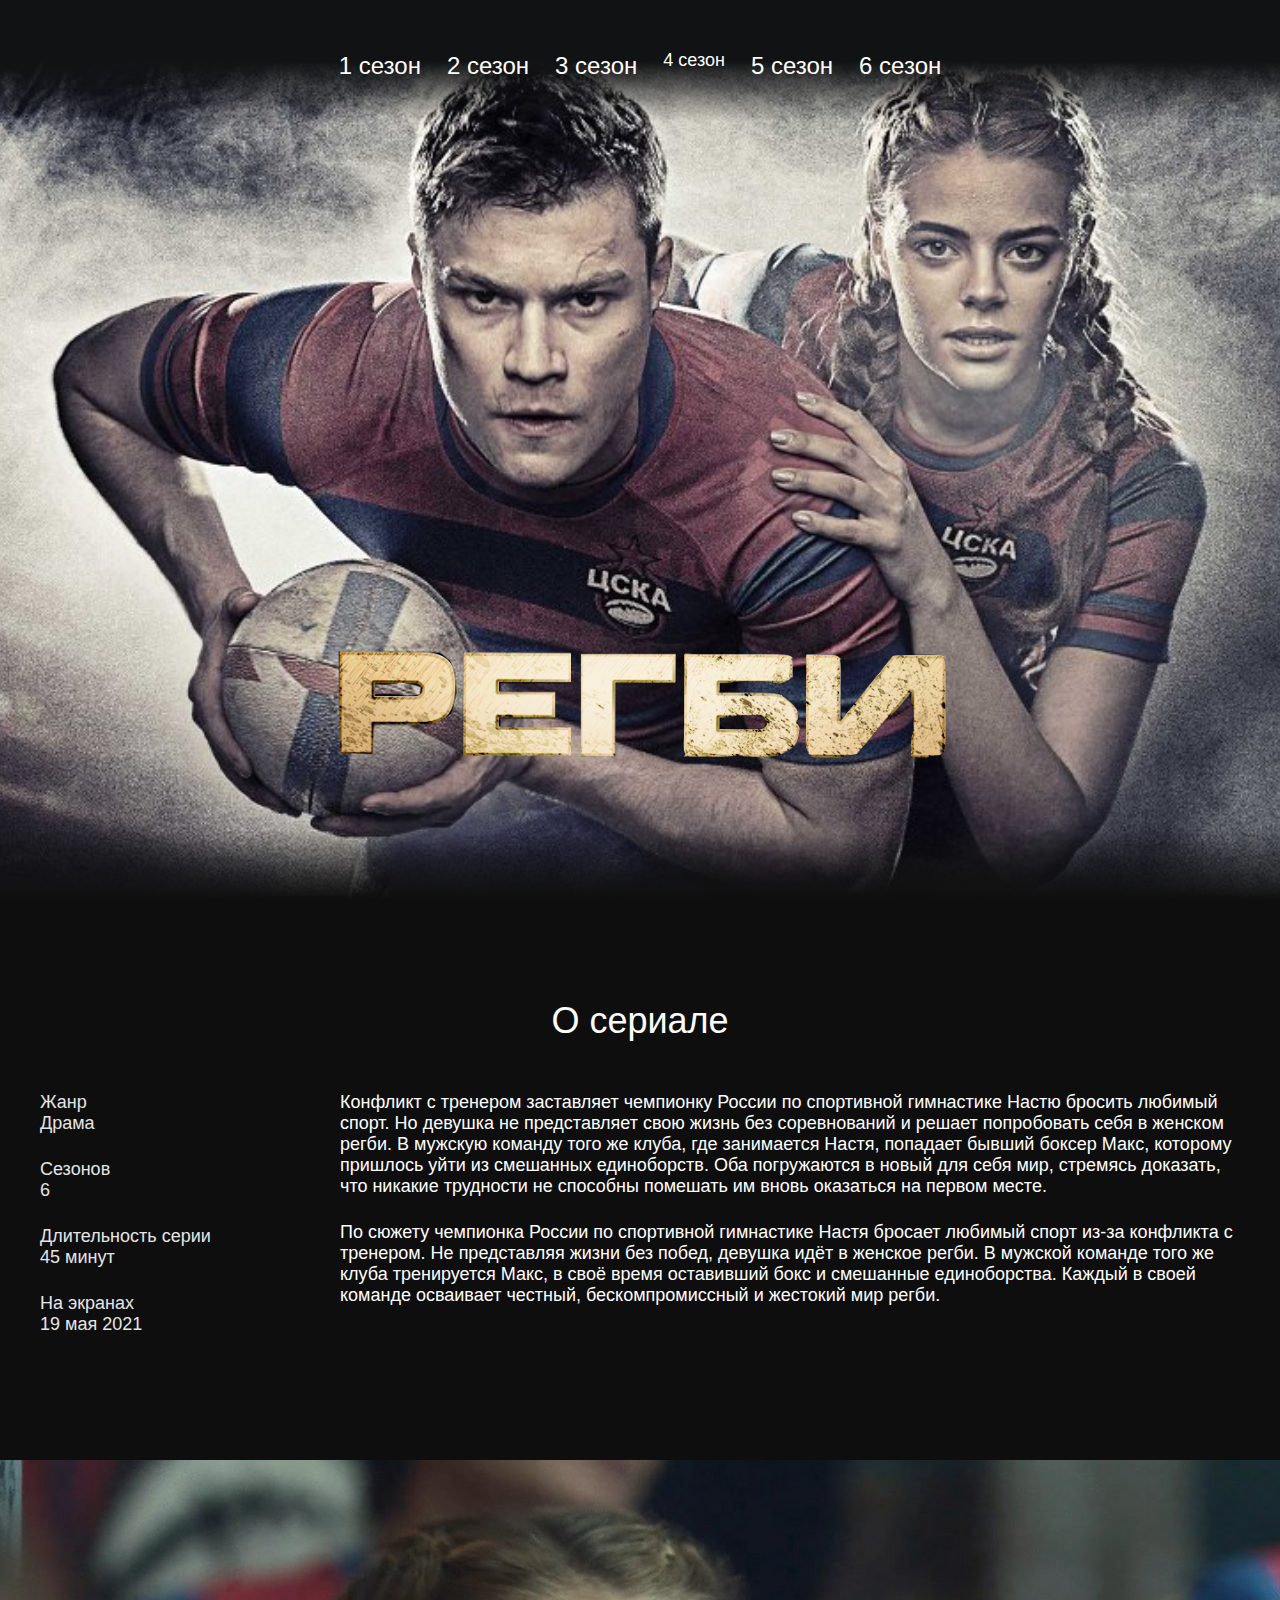
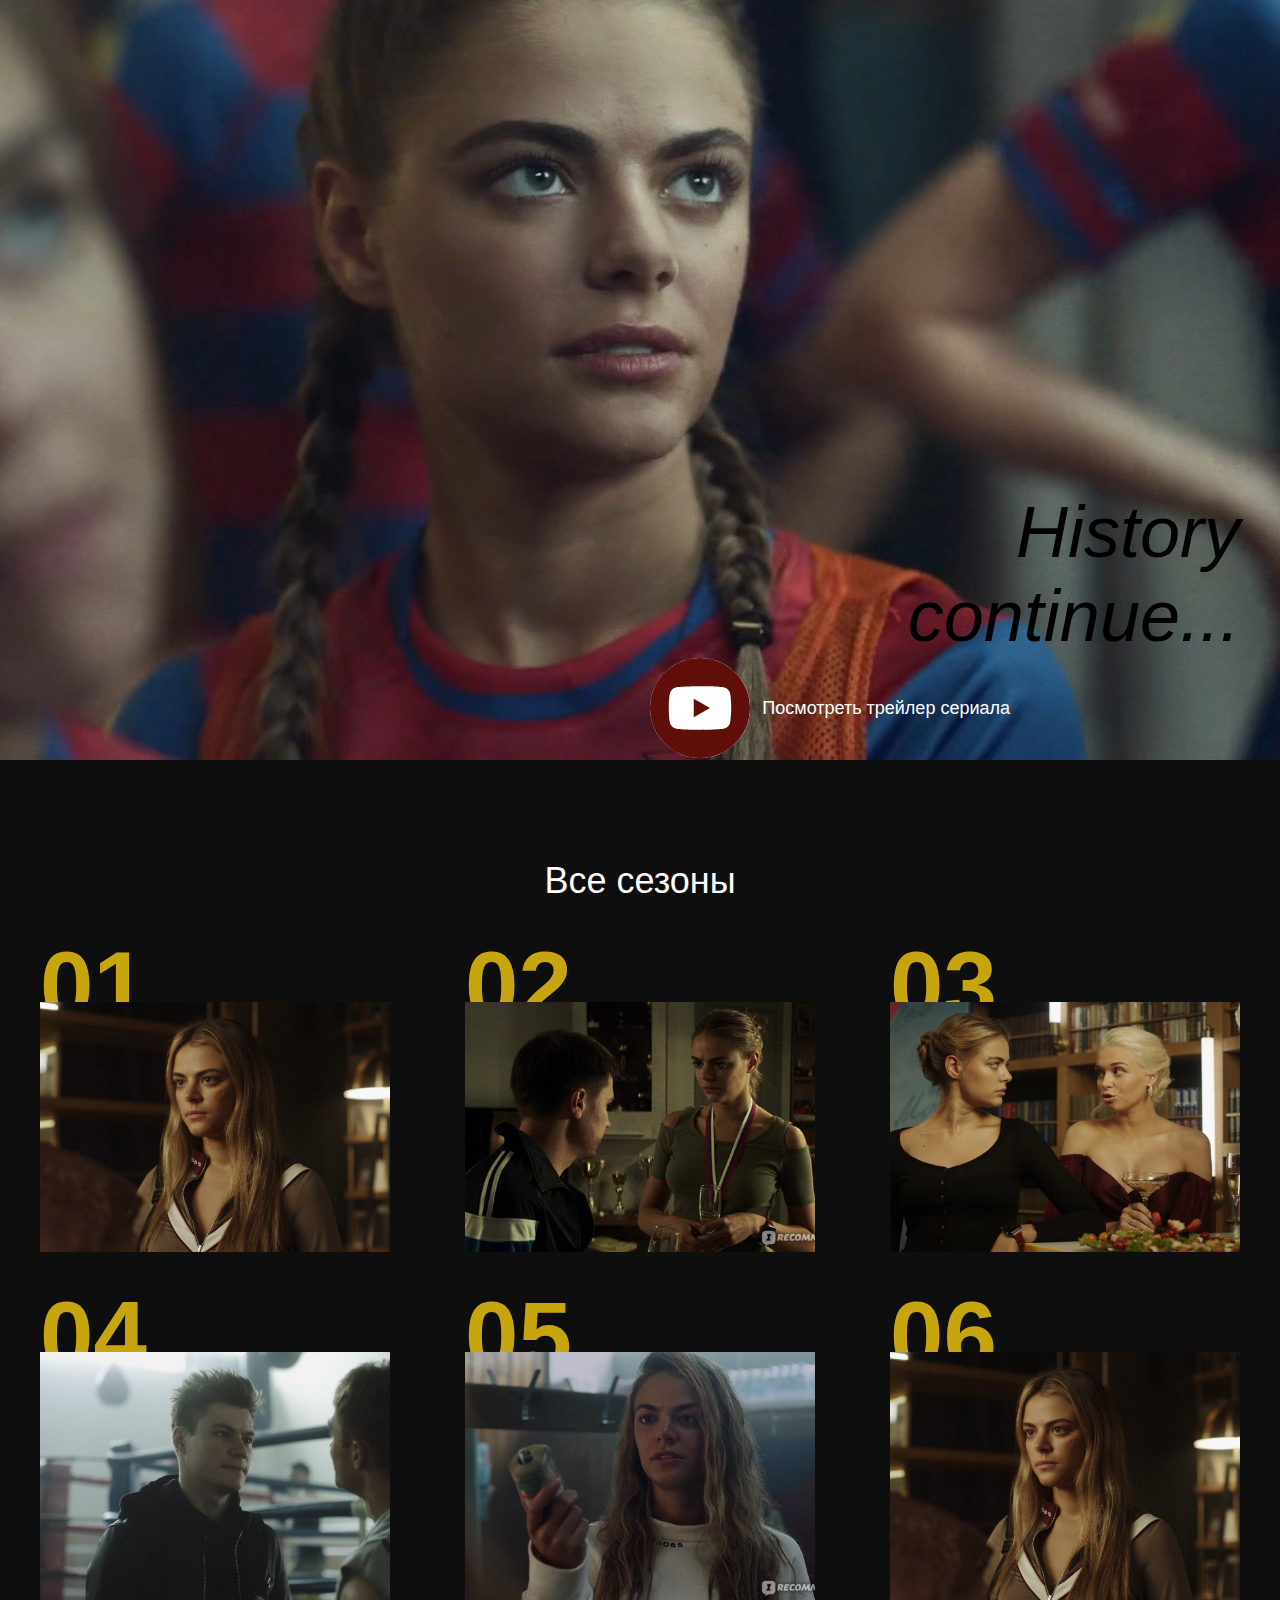
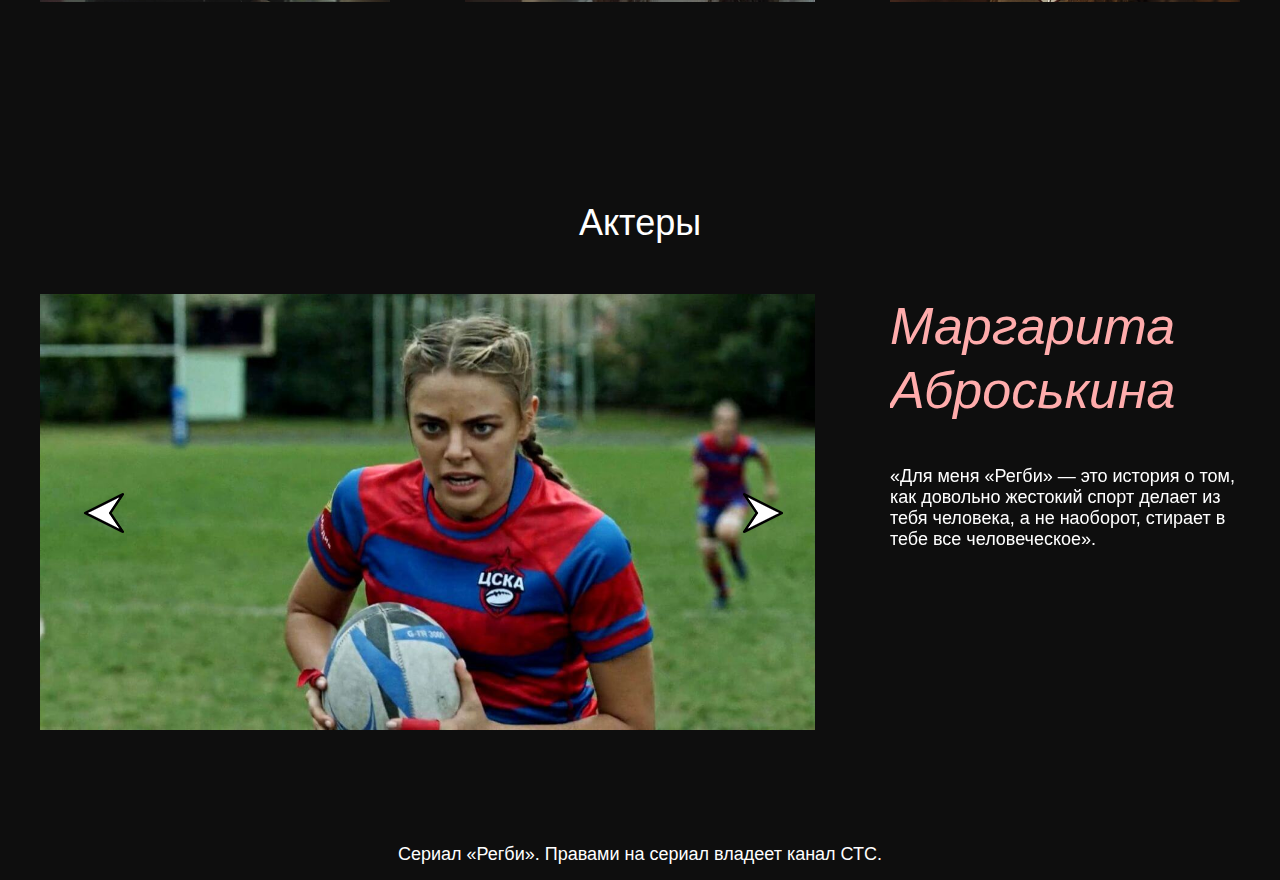
<file: index.html>
<!DOCTYPE html>
<html lang="ru">
<head>
  <meta charset="UTF-8">
  <meta name="viewport" content="width=device-width, initial-scale=1.0">
  <meta http-equiv="X-UA-Compatible" content="ie=edge">
  <title>Document</title>
  <link rel="stylesheet" href="css/reset.css">
  <link rel="stylesheet" href="css/slick.css">
  <link rel="stylesheet" href="css/jquery.fancybox.css">
  <link rel="stylesheet" href="css/style.css">
</head>
<body>
  
  <header class="header">
    <nav class="menu">
      <ul class="menu__list">
        <li class="menu__list-item">
          <a class="menu__list-link" href="seson1.html" >
            1 cезон
          </a>
        </li>
        <li class="menu__list-item">
          <a class="menu__list-link" href="#" >
            2 cезон
          </a>
        </li>
        <li class="menu__list-item">
          <a class="menu__list-link" href="#" >
            3 cезон
          </a>
        </li>
        <li class="menu__list-item">
          <a class="menu__ligitst-link" href="#" >
            4 cезон
          </a>
        </li>
        <li class="menu__list-item">
          <a class="menu__list-link" href="#" >
            5 cезон
          </a>
        </li>
        <li class="menu__list-item">
          <a class="menu__list-link" href="#" >
            6 cезон
          </a>
        </li>
      </ul>
    </nav>
    <div class="logo">
      <img src="images/logo.png" alt="logo" class="logo__img">
    </div>
  </header>


  <section class="about section-page">
    <div class="container">
      <h3 class="title">
        О сериале
      </h3>
      <div class="about__inner">
        <ul class="about__info">
          <li  class="about__info-item">Жанр
            <span>Драма</span>
          </li>
          <li  class="about__info-item">Сезонов
            <span>6</span>
          </li >
          <li class="about__info-item">Длительность серии
            <span>45 минут</span>
          </li>
          <li class="about__info-item">На экранах
            <span>19 мая 2021</span>
          </li >
        </ul>
          <div class="about__text">
            <p>
              Конфликт с тренером заставляет чемпионку России по спортивной гимнастике Настю бросить любимый спорт. Но девушка не представляет свою жизнь без соревнований и решает попробовать себя в женском регби. В мужскую команду того же клуба, где занимается Настя, попадает бывший боксер Макс, которому пришлось уйти из смешанных единоборств. Оба погружаются в новый для себя мир, стремясь доказать, что никакие трудности не способны помешать им вновь оказаться на первом месте.
            </p>
            <p>
              По сюжету чемпионка России по спортивной гимнастике Настя бросает любимый спорт из-за конфликта с тренером. Не представляя жизни без побед, девушка идёт в женское регби. В мужской команде того же клуба тренируется Макс, в своё время оставивший бокс и смешанные единоборства. Каждый в своей команде осваивает честный, бескомпромиссный и жестокий мир регби.
            </p>
          </div>
      </div>
      
    </div>
  </section>
  <section class="video">
    <div class="container">
      <h3 class="video__text"> 
        <span>History </span>continue...
      </h3>
      <a class="video__btn" data-fancybox href="https://www.youtube.com/watch?v=9Dc5ETcrR5M&ab_channel=moretv">Посмотреть трейлер сериала</a>
    </div>
  </section>

  <section class="seasons section-page">
    <div class="container">
      <h3 class="title">
        Все сезоны
      </h3>
      <ol class="seasons__inner">
        <li class="seasons__item" style="background-image: url('images/img1.jpg');">
          <a href="seson1.html" class="seasons__link">Cмотреть</a>
        </li>
        <li class="seasons__item" style="background-image: url('images/img2.jpg');">
          <a href="#" class="seasons__link">Cмотреть</a>
        </li>
        <li class="seasons__item" style="background-image: url('images/img3.jpg');">
          <a href="#" class="seasons__link">Cмотреть</a>
        </li>
        <li class="seasons__item" style="background-image: url('images/img4.jpg');">
          <a href="#" class="seasons__link">Cмотреть</a>
        </li>
        <li class="seasons__item" style="background-image: url('images/img5.jpg');">
          <a href="#" class="seasons__link">Cмотреть</a>
        </li>
        <li class="seasons__item" style="background-image: url('images/img1.jpg');">
          <a href="#" class="seasons__link">Cмотреть</a>
        </li>
      </ol>
    </div>

  </section>
  <section class="seasons section-page">
   <div class="container">
     <h3 class="title">
       Актеры 
     </h3>
     <div class="heroes__inner">
        <div class="heroes__slider-img">
          <img class="heroes__images" src="images/slider-img1.jpg" alt="">
          <img class="heroes__images" src="images/slider-img1.jpg" alt="">
          <img class="heroes__images" src="images/slider-img1.jpg" alt="">
          <img class="heroes__images" src="images/slider-img1.jpg" alt="">
        </div>
        <div class="heroes__slider-text">
          <div class="heroes__text">
            <h4 class="heroes__name">
              Маргарита Аброськина
            </h4>
            <p>
«Для меня «Регби» — это история о том, как довольно жестокий спорт делает из тебя человека, а не наоборот, стирает в тебе все человеческое».
            </p>
          </div>
          <div class="heroes__text">
            <h4 class="heroes__name">
              Маргарита Аброськина
            </h4>
            <p>
«Для меня «Регби» — это история о том, как довольно жестокий спорт делает из тебя человека, а не наоборот, стирает в тебе все человеческое».
            </p>
          </div>
         <div class="heroes__text">
            <h4 class="heroes__name">
             Маргарита Аброськина
            </h4>
            <p>
«Для меня «Регби» — это история о том, как довольно жестокий спорт делает из тебя человека, а не наоборот, стирает в тебе все человеческое».
            </p>
          </div>
        </div>


     </div>
   </div>
  </section>
  <footer class="footer">
    <div class="container">
    <p class="copy">
      Сериал «Регби». Правами на сериал владеет канал СТС.
    </p>
  </div>
  </footer>
  

  <script src="https://ajax.googleapis.com/ajax/libs/jquery/3.4.1/jquery.min.js"></script>
  <script src="js/slick.min.js"></script>
  <script src="js/jquery.fancybox.min.js"></script>
  <script src="js/main.js"></script>
</body>
</html>
</file>
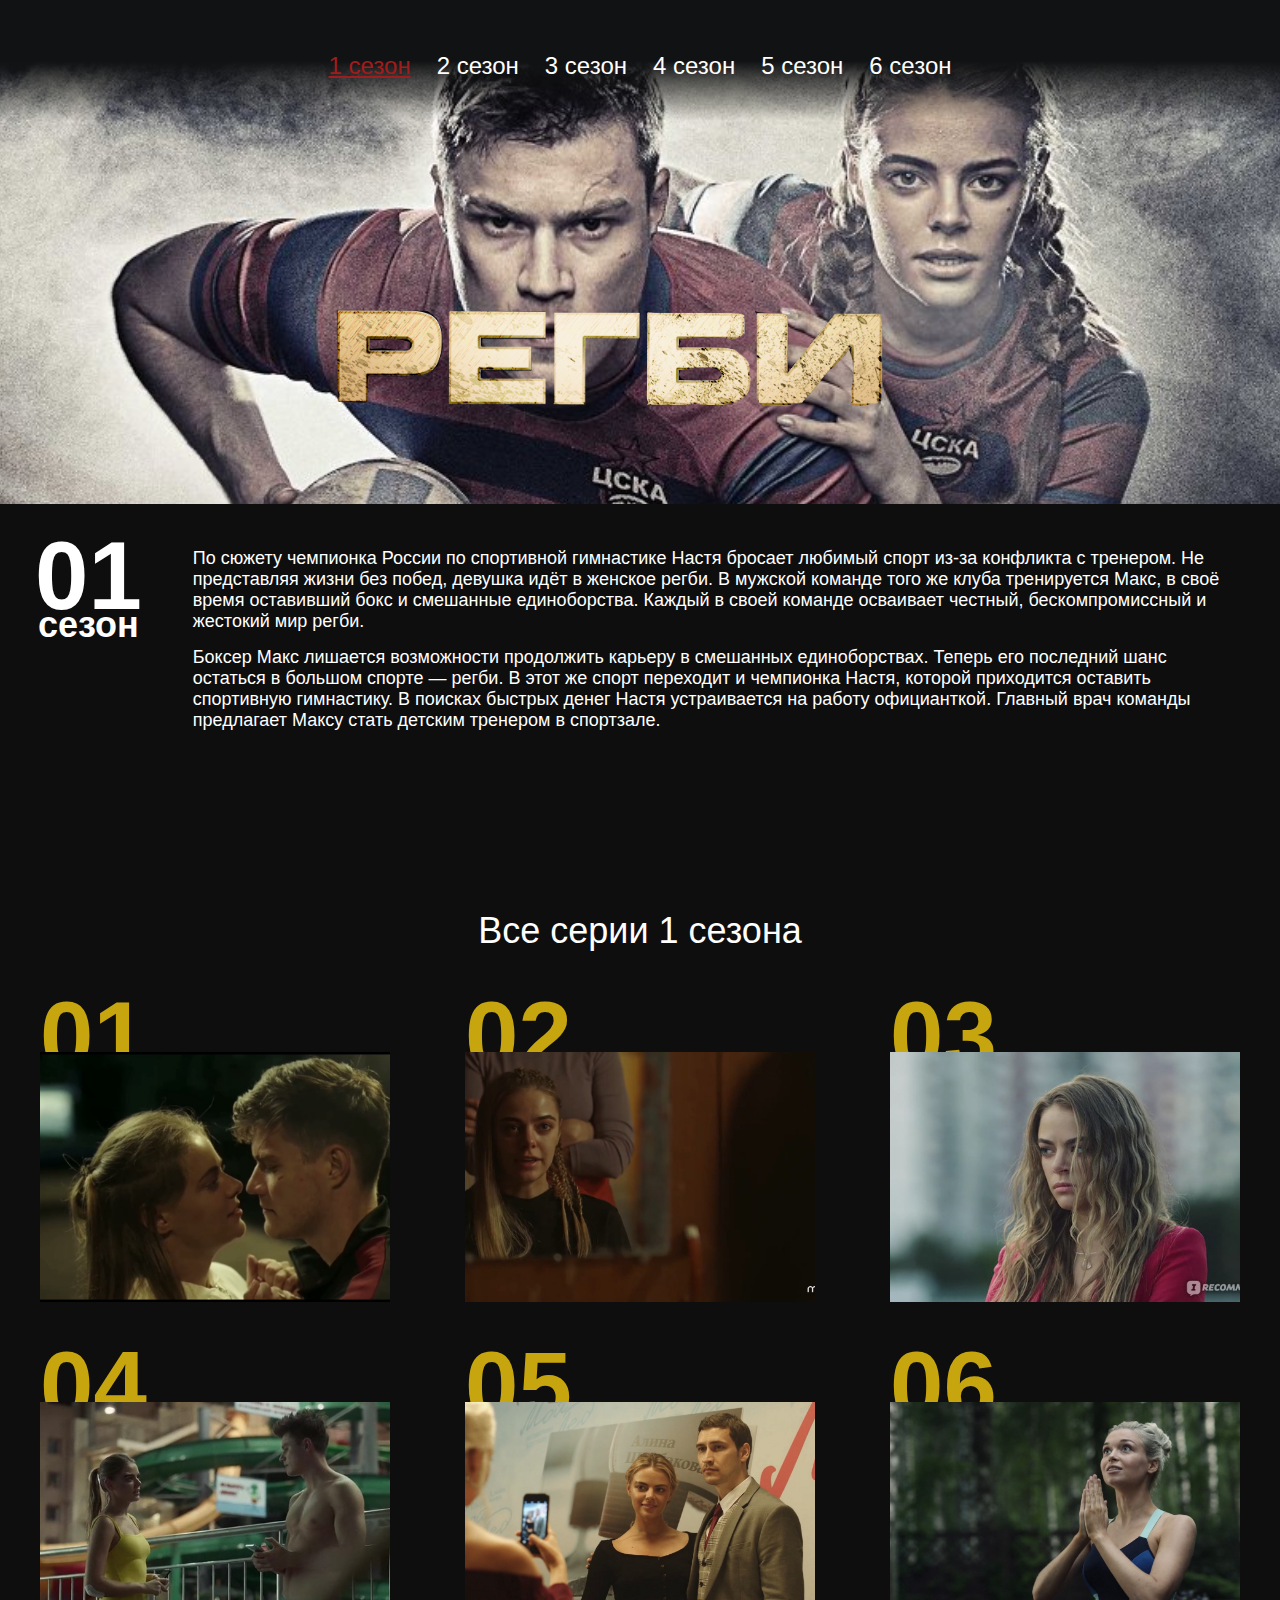
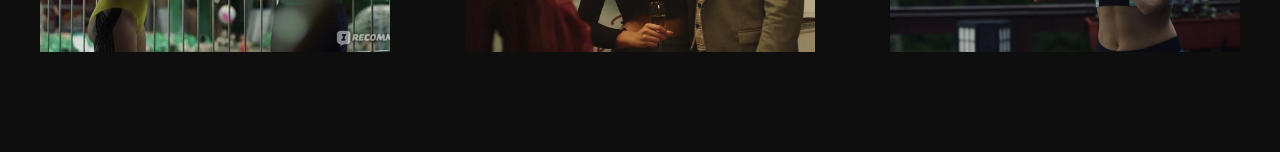
<file: seson1.html>
<!DOCTYPE html>
<html lang="ru">

<head>
  <meta charset="UTF-8">
  <meta name="viewport" content="width=device-width, initial-scale=1.0">
  <meta http-equiv="X-UA-Compatible" content="ie=edge">
  <title>Document</title>
  <link rel="stylesheet" href="css/reset.css">
  <link rel="stylesheet" href="css/jquery.fancybox.css">
  <link rel="stylesheet" href="css/style.css">
</head>

<body>

  <header class="page__header">


    <nav class="menu">
      <div class="menu__container">
        <a href="index.html" class="page-logo">
          <img  class="page-logo-img"src="images/page-logo.png" alt="">
        </a>
        <ul class="menu__list">
          <li class="menu__list-item">
            <a class="menu__list-link  menu__list-link--active" href="#">
              1 cезон
            </a>
          </li>
          <li class="menu__list-item">
            <a class="menu__list-link" href="#">
              2 cезон
            </a>
          </li>
          <li class="menu__list-item">
            <a class="menu__list-link" href="#">
              3 cезон
            </a>
          </li>
          <li class="menu__list-item">
            <a class="menu__list-link" href="#">
              4 cезон
            </a>
          </li>
          <li class="menu__list-item">
            <a class="menu__list-link" href="#">
              5 cезон
            </a>
          </li>
          <li class="menu__list-item">
            <a class="menu__list-link" href="#">
              6 cезон
            </a>
          </li>
        </ul>
      </div>
    </nav>
    <div class="season-info">
      <div class="season-info__num">
        01
        <span>cезон</span>
      </div>
      <div class="season-info__text">
        <p>
          По сюжету чемпионка России по спортивной гимнастике Настя бросает любимый спорт из-за конфликта с тренером. Не
          представляя жизни без побед, девушка идёт в женское регби. В мужской команде того же клуба тренируется Макс, в
          своё время оставивший бокс и смешанные единоборства. Каждый в своей команде осваивает честный,
          бескомпромиссный и жестокий мир регби.
        </p>
        <p>Боксер Макс лишается возможности продолжить карьеру в смешанных единоборствах. Теперь его последний шанс
          остаться в большом спорте — регби. В этот же спорт переходит и чемпионка Настя, которой приходится оставить
          спортивную гимнастику.
          В поисках быстрых денег Настя устраивается на работу официанткой. Главный врач команды предлагает Максу стать
          детским тренером в спортзале.
        </p>
      </div>
    </div>

  </header>
  <section class="seasons section-page">
    <div class="container">
      <h3 class="title">
        Все серии 1 сезона
      </h3>
      <ol class="seasons__inner">
        <li class="seasons__item" style="background-image: url('images/season1_1.jpg');">
          <a data-fancybox="gallery" href="https://www.youtube.com/watch?v=tx5Ne_TbWpQ?autoplay=0"
            class="seasons__link">Cмотреть</a>
        </li>
        <li class="seasons__item" style="background-image: url('images/season1_2.jpg');">
          <a data-fancybox="gallery" href="https://www.youtube.com/watch?v=tx5Ne_TbWpQ?autoplay=0"
            class="seasons__link">Cмотреть</a>
        </li>
        <li class="seasons__item" style="background-image: url('images/season1_3.jpg');">
          <a data-fancybox="gallery" href="https://www.youtube.com/watch?v=tx5Ne_TbWpQ?autoplay=0"
            class="seasons__link">Cмотреть</a>
        </li>
        <li class="seasons__item" style="background-image: url('images/season1_4.jpg');">
          <a data-fancybox="gallery" href="https://www.youtube.com/watch?v=tx5Ne_TbWpQ?autoplay=0"
            class="seasons__link">Cмотреть</a>
        </li>
        <li class="seasons__item" style="background-image: url('images/season1_5.jpg');">
          <a data-fancybox="gallery" href="https://www.youtube.com/watch?v=tx5Ne_TbWpQ?autoplay=0"
            class="seasons__link">Cмотреть</a>
        </li>
        <li class="seasons__item" style="background-image: url('images/season1_6.jpg');">
          <a data-fancybox="gallery" href="https://www.youtube.com/watch?v=tx5Ne_TbWpQ?autoplay=0"
            class="seasons__link">Cмотреть</a>
        </li>
      </ol>
    </div>

  </section>








  <script src="https://ajax.googleapis.com/ajax/libs/jquery/3.4.1/jquery.min.js"></script>
  <script src="js/jquery.fancybox.min.js"></script>
  <script src="js/main.js"></script>
</body>

</html>
</file>
<file: css/style.css>
*{
    box-sizing: border-box;
}
body{
    background-color: #0E0E0E;
    color: #fff;
    font-weight: 400;
    font-family: 'Roboto Condensed', sans-serif;
    font-size: 18px;
    line-height: 21px;
}
a{
    
    color: inherit;
    text-decoration: none;
}
ul{
    list-style: none;
}
.section-page{
    padding: 100px 0;

}
.title{
    text-align: center;
    font-size: 36px;
    line-height: 42px;
    font-weight: 400;
    margin-bottom: 100px;
}
.container{
    max-width: 1220px;
    padding: 0 10px;
    margin: 0 auto; 
}
.header{
    background-image: url('../images/header.jpg');
    height: 100vh;
    background-size: cover;
    background-position: center 50px;
    background-repeat: no-repeat;
    text-align: center;
}
.header::after{
    content: '';
    height: 70px;
    position: absolute;
    width: 100%;
    bottom: 0;
    left: 0;
    background: linear-gradient(180deg, #0E0E0E 0%, rgba(17, 17, 17, 0.850295) 16.53%, rgba(32, 31, 33, 0) 100%);
    transform: rotate(180deg);

}
.menu{

    padding: 50px 0 58px;
    background: linear-gradient(180deg, #111213 0%, #111213 43.62%, rgba(32, 31, 33, 0) 86.33%);
}
.menu__list{
    display: flex;
    justify-content: center;

}
.menu__list-item{
    padding: 0 13px;
}
.menu__list-link{
    font-size: 36px;
    line-height: 42px;
}
.menu__list-link--active,
.menu__list-link:hover{
    color: #a11c1c;
    text-decoration: underline;
}
.logo{
    padding-top: 500px;
}
.about__inner{
    display: flex;
}
.about__info{
    width: 375px;
    margin-right: 50px;
    flex: none;
}
.about__info-item span{
    display: block;
}
.about__info-item{
    margin-bottom: 25px;
    color: #E5E5E5;
}
.about__text p{
    margin-bottom: 25px;
}
.video{
    background-image: url('../images/video-bg.jpg');
    height: 100vh;
    background-size: cover;
    background-repeat: no-repeat;
    background-position: center center;
    text-align: right;
}
.video__text{
    color: #000000;
    font-style: italic;
    font-weight: 300;
    font-size: 72px;
    line-height: 84px;
    padding-top: 70vh;
    margin-bottom: 40px;
}
.video__text span{
    display: block;
    padding-left: 285px;
}
.video__btn{
    padding-left: 112px;
    position: relative;
    margin-right: 230px;
    
}
.video__btn::before{
    content: '';
    position: absolute;
    width: 100px;
    height: 100px;
    left: 0;
    background-color: #fff;
    border-radius: 50%;
    background-image: url(../images/youtube-img.svg);
    top: -40px;
}
.seasons__inner{
    display: grid;
    grid-template-columns: 1fr 1fr 1fr;
    grid-gap: 100px 75px;
    counter-reset: number;
    padding-top: 50px;
}
.seasons__item{
    width: 350px;
    height: 250px;
    list-style: none;
    background-repeat: no-repeat;
    background-position: center center;
    background-size: cover;
    list-style: none;
    position: relative;
    display: flex;
    justify-content: center;
    align-items: center;

}

.seasons__item::before{
    content: '0' counter(number);
    counter-increment: number;
    position: absolute;
    font-weight: 700;
    font-size: 96px;
    line-height: 112px;
    color: #c7a50f;
    left: 0;
    top: -72px;
    z-index: -1;
}
.seasons__item:nth-child(n+10)::before{
    content: counter(number);
}
.seasons__item:hover .seasons__link{
    opacity: 1;
}
.seasons__link{
    font-size: 36px;
    line-height: 42px;
    background-color: #0E0E0E;
    padding: 12px 78px 11px;
    opacity: 0;    
    transition: all .3s;
    z-index: 2
}
.seasons__item:hover::after{
    content: "";
    background: rgba(14, 14, 14, 0.8);
    position: absolute;
    top: 0;
    left: 0;
    right: 0;
    bottom: 0;
    
}
.heroes__inner{
    display: flex;
    justify-content: space-between;
}
.heroes__slider-img{
    max-width: 775px;
}

.heroes__slider-text{
    max-width: 350px;

}
button.slick-btn{
    position: absolute;
    top: 50%;
    transform: translateY(-50%);
    border: none;
    background-color:transparent ;
    z-index: 5;
    cursor: pointer;
    outline: none;
    width: 40px;
    height: 40px;
}

.slick-prev{
    left: 38px;
}

.slick-next{
    right: 38px;
}
.heroes__name{
    font-style: italic;
    font-weight: 300;
    font-size: 52px;
    line-height: 64px;
    color: #ffacac;
    margin-bottom: 44px;
}

.heroes__text p{
    margin-bottom: 15px;
}
.copy{
    padding: 14px 0 15px;
    text-align: center;
}
/* start 1 season */
.page__header{
    background-image: url('../images/header_page1.jpg');
    background-repeat: no-repeat;
    background-size: cover;
    height: 90vh;;
    background-position: center center ;
    position: relative;
}
.menu__container{
    max-width: 1385px;
    margin: 0 auto;
    position: relative;
}

.page-logo{
    position: absolute;
    top: 250px;
    left: 25%;
}
.season-info{
    position: absolute;
    max-width: 1385px;
    display: flex;
    padding: 44px 47px 64px 35px;
    background-color: #0E0E0E;
    bottom: 0;
    left: 0;
    right: 0;
    margin: 0 auto;
}
.season-info__num{
    font-weight: bold;
    font-size: 96px;
    line-height: 56px;
    text-align: center;
    margin-right: 51px;
}
.season-info__num span{
    display: block;
    line-height: 42px;
    font-size: 36px;
}
.season-info__text p{
    margin-bottom: 15px;
}

/* end 1 season */

/* start media */
@media (max-width:1366px){
    .logo__img{
        max-width: 50%;
    }
    .menu__list-link{
        font-size: 24px;
        line-height: 32px;
    }
    .about__info{
        width: 250px;
    }
    .title{
        margin-bottom: 50px;
    }
    .page-logo-img{
        width: 80%;
    }
}
@media (max-width:768px){
    .about__inner{
        display: block;
    }
    .section-page{
        padding: 50px 0;
    }
    body{
        font-size: 16px;
        line-height: 19px;
    }
    .video__text{
        font-size: 48px;
        line-height: 56px;
    }
    .video__text span{
        padding-right: 200px;
    }
    .video__btn{
        margin-right: 0;
    }
    .page-logo-img{
        width: 70%;
    }
}

@media (max-width:640px){
    .menu__list{
    display: none;
    }
    .logo{
        padding-top: 21vh;
    }
    .page-logo-img{
    display: block;
    }
}


/* end 1 media */
</file>
